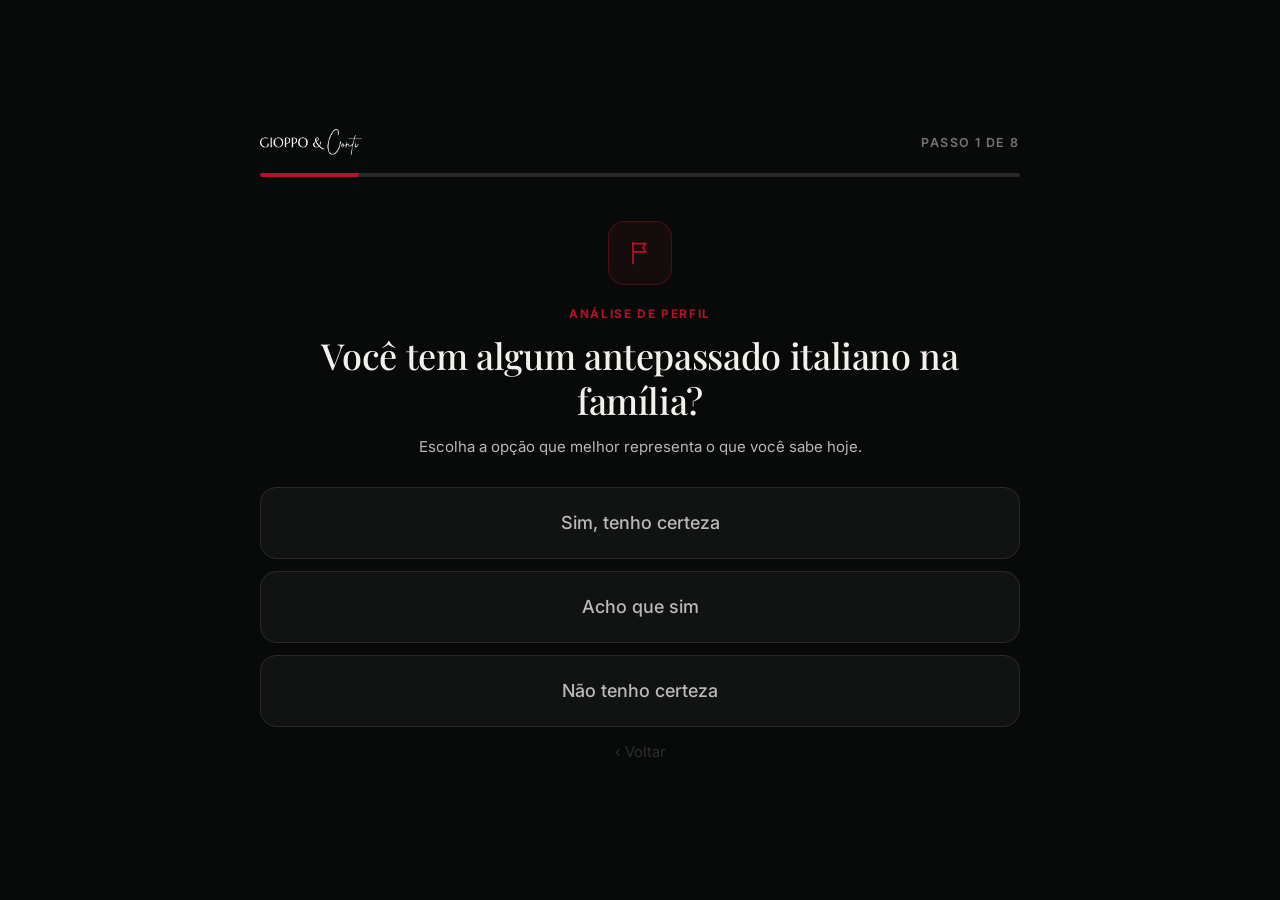
<file: index.html>
<!doctype html>
<html lang="pt-BR">
<head>
  <meta charset="utf-8">
  <meta name="viewport" content="width=device-width, initial-scale=1">
  <meta name="theme-color" content="#080909">
  <title>Quiz de Cidadania Italiana | Gioppo & Conti</title>
  <link rel="preconnect" href="https://fonts.googleapis.com">
  <link rel="preconnect" href="https://fonts.gstatic.com" crossorigin>
  <link href="https://fonts.googleapis.com/css2?family=Inter:wght@400;500;600;700&family=Playfair+Display:wght@500;600&display=swap" rel="stylesheet">
  <link rel="stylesheet" href="styles.css">
</head>
<body>
  <main class="page-shell">
    <section class="quiz-card" aria-live="polite">
      <header class="quiz-header">
        <img class="brand-logo" src="logo.png" alt="Gioppo & Conti">
        <span id="stepLabel" class="step-label">Passo 1 de 8</span>
      </header>
      <div class="progress-track" aria-hidden="true">
        <div id="progressFill" class="progress-fill"></div>
      </div>

      <section id="quizView" class="quiz-view">
        <div id="questionWrap" class="question-wrap is-visible">
          <div id="iconBox" class="icon-box"></div>
          <p class="eyebrow">Análise de perfil</p>
          <h1 id="questionTitle"></h1>
          <p id="questionHelp" class="question-help"></p>
          <div id="investHighlight" class="invest-highlight hidden">
            <p class="invest-lead">Para começar o processo, considere um investimento inicial estimado em <span class="invest-value">R$ 3.000</span></p>
          </div>
          <div id="options" class="options"></div>

          <div id="multiControls" class="multi-controls hidden">
            <p id="multiHint" class="multi-hint"></p>
            <button id="nextButton" class="next-button" type="button">Continuar</button>
          </div>

          <button id="backButton" class="back-button" type="button">‹ Voltar</button>
        </div>
      </section>

      <section id="feedbackView" class="feedback-view hidden">
        <h2 id="feedbackTitle"></h2>
        <p id="feedbackText"></p>
      </section>

      <section id="analysisView" class="analysis-view hidden">
        <img class="analysis-logo" src="logo.png" alt="Gioppo & Conti">
        <div class="spinner"></div>
        <h2>Estamos analisando seu diagnóstico...</h2>
        <div id="analysisChecklist" class="analysis-checklist">
          <div class="check-item"><span class="mark">✓</span><span>Analisando seu vínculo familiar</span></div>
          <div class="check-item"><span class="mark">✓</span><span>Avaliando o momento do processo</span></div>
          <div class="check-item"><span class="mark">✓</span><span>Identificando suas possibilidades</span></div>
          <div class="check-item"><span class="mark">✓</span><span>Preparando seu diagnóstico</span></div>
        </div>
        <div class="progress-track analysis-progress" aria-hidden="true">
          <div id="analysisProgressFill" class="progress-fill"></div>
        </div>
      </section>

      <section id="conclusionView" class="conclusion-view hidden">
        <img class="conclusion-logo" src="logo.png" alt="Gioppo & Conti">
        <div class="conclusion-badge">Diagnóstico concluído</div>
        <div id="conclusionIcon" class="icon-box conclusion-icon"></div>
        <h1 id="conclusionHeadline"></h1>
        <p id="conclusionSubheadline" class="conclusion-sub"></p>
        <button id="conclusionCtaButtonTop" class="next-button conclusion-cta-button conclusion-cta-button-top" type="button"></button>
        <p class="conclusion-hint">Ou continue lendo para ver o seu diagnóstico completo abaixo.</p>

        <div class="diagnosis-card">
          <p class="diagnosis-title">Seu diagnóstico</p>
          <ul id="diagnosisList" class="diagnosis-list"></ul>
          <p id="diagnosisResult" class="diagnosis-result"></p>
        </div>
        <p class="diagnosis-disclaimer">Este resultado é uma avaliação inicial baseada nas respostas do quiz e não representa uma confirmação jurídica do direito à cidadania.</p>

        <div class="tension-block">
          <h2 id="tensionTitle"></h2>
          <p id="tensionText"></p>
        </div>

        <div id="extraBlock" class="extra-block hidden">
          <h2 id="extraTitle"></h2>
          <p id="extraText"></p>
        </div>

        <div class="conclusion-cta-block">
          <h3 id="ctaTitle"></h3>
          <p id="ctaText"></p>
          <button id="conclusionCtaButton" class="next-button conclusion-cta-button" type="button"></button>
        </div>

        <p id="conclusionFinal" class="conclusion-final"></p>
        <p class="conclusion-footer">Gioppo &amp; Conti — Assessoria em Cidadania Italiana</p>
      </section>
    </section>
  </main>

  <script src="app.js"></script>
</body>
</html>
</file>
<file: styles.css>
:root{
  --color-bg:#080909;
  --color-surface:#111212;
  --color-surface-hover:#181818;

  --color-border:#292929;

  --color-primary:#B5122A;
  --color-primary-hover:#CF1732;
  --color-primary-dark:#68141E;

  --color-text:#F4F1ED;
  --color-text-secondary:#B9B9B9;
  --color-text-muted:#747474;

  --radius-sm:10px;
  --radius-md:16px;
  --radius-lg:20px;

  --container:760px;

  --transition-fast:180ms ease;
  --transition-default:250ms ease;
}

*{box-sizing:border-box}
html,body{margin:0;min-height:100%;background:var(--color-bg);color:var(--color-text);font-family:Inter,system-ui,-apple-system,BlinkMacSystemFont,"Segoe UI",sans-serif}
button{font:inherit}

.page-shell{min-height:100vh;padding:28px 18px;display:grid;place-items:center}
.quiz-card{width:min(var(--container),100%);background:transparent}

/* Header */
.quiz-header{display:flex;align-items:center;justify-content:space-between;gap:16px;margin-bottom:18px}
.brand-logo{height:26px;width:auto;display:block}
.step-label{color:var(--color-text-muted);font-size:.78rem;font-weight:600;letter-spacing:.12em;text-transform:uppercase;white-space:nowrap}

.progress-track{width:100%;height:4px;background:var(--color-border);border-radius:999px;overflow:hidden;margin-bottom:44px}
.progress-fill{width:12.5%;height:100%;background:var(--color-primary);border-radius:inherit;transition:width var(--transition-default)}

/* Question wrap + transitions */
.question-wrap{max-width:var(--container);margin:0 auto;text-align:center;transition:opacity var(--transition-default),transform var(--transition-default)}
.question-wrap.is-exit{opacity:0;transform:translateX(-15px)}
.question-wrap.is-exit-reverse{opacity:0;transform:translateX(15px)}
.question-wrap.is-enter{opacity:0;transform:translateX(15px)}
.question-wrap.is-enter-reverse{opacity:0;transform:translateX(-15px)}
.question-wrap.is-visible{opacity:1;transform:translateX(0)}

.icon-box{width:64px;height:64px;margin:0 auto 22px;display:grid;place-items:center;background:#150c0d;border:1px solid rgba(181,18,42,.35);border-radius:var(--radius-md);color:var(--color-primary)}
.icon-box svg{width:28px;height:28px;fill:none;stroke:currentColor;stroke-width:1.5;stroke-linecap:round;stroke-linejoin:round}

.eyebrow{margin:0 0 12px;text-transform:uppercase;letter-spacing:.14em;font-size:.74rem;font-weight:700;color:var(--color-primary)}
h1,h2{margin:0;line-height:1.25;font-family:"Playfair Display",Georgia,serif;font-weight:500;letter-spacing:-.01em;color:var(--color-text)}
h1{font-size:clamp(26px,4vw,36px);max-width:680px;margin:0 auto 12px}
h2{font-size:clamp(22px,3.4vw,28px)}
.question-help{color:var(--color-text-secondary);line-height:1.55;margin:0 auto 28px;max-width:560px;font-size:15px}

/* Investment highlight block */
.invest-highlight{margin:0 auto 24px;max-width:520px}
.invest-highlight .invest-lead{color:var(--color-text-secondary);font-size:15px;line-height:1.55;margin:0}
.invest-highlight .invest-value{color:var(--color-primary);font-weight:700;white-space:nowrap}

.options{display:grid;gap:12px;text-align:left}
.option{width:100%;min-height:72px;border:1.5px solid var(--color-border);background:var(--color-surface);border-radius:var(--radius-md);padding:16px 20px;color:var(--color-text-secondary);font-size:18px;font-weight:500;cursor:pointer;transition:transform var(--transition-fast),border-color var(--transition-fast),background var(--transition-fast);display:flex;align-items:center;justify-content:center;gap:10px;text-align:center}
.option:hover{transform:translateY(-2px);border-color:var(--color-primary-dark);background:var(--color-surface-hover)}
.option.selected{border-color:var(--color-primary);background:rgba(181,18,42,.10);color:var(--color-text)}
.option .check{display:none;color:var(--color-primary);font-weight:700}
.option.selected .check{display:inline}

.option.multi{position:relative;justify-content:flex-start;padding-right:52px}
.option.multi::after{content:"";position:absolute;right:20px;top:50%;width:18px;height:18px;transform:translateY(-50%);border:1.5px solid #4a4442;border-radius:5px;background:transparent}
.option.multi.selected::after{border-color:var(--color-primary);background:var(--color-primary);box-shadow:inset 0 0 0 3.5px var(--color-surface)}

.multi-controls{margin-top:22px;display:flex;align-items:center;justify-content:space-between;gap:18px}
.multi-hint{margin:0;color:var(--color-text-muted);font-size:.88rem}
.next-button{border:0;background:var(--color-primary);color:var(--color-text);font-weight:700;border-radius:var(--radius-sm);padding:13px 24px;cursor:pointer;transition:background var(--transition-fast)}
.next-button:hover{background:var(--color-primary-hover)}
.next-button:disabled{opacity:.4;cursor:not-allowed}

.back-button{border:0;background:transparent;color:var(--color-text-muted);padding:10px 4px;cursor:pointer;margin-top:6px;font-size:.92rem}
.back-button:hover{color:var(--color-text-secondary)}
.back-button:disabled{opacity:.35;cursor:default}

/* Microfeedback interstitial */
.feedback-view{max-width:520px;margin:0 auto;text-align:center;padding:40px 0}
.feedback-view h2{margin-bottom:14px}
.feedback-view p{color:var(--color-text-secondary);line-height:1.6;margin:0}

/* Analysis / final view */
.analysis-view{max-width:520px;margin:0 auto;text-align:center;padding:30px 0}
.analysis-logo{height:24px;margin:0 auto 30px;display:block}
.spinner{width:40px;height:40px;border:3px solid #241618;border-top-color:var(--color-primary);border-radius:50%;margin:0 auto 26px;animation:spin .8s linear infinite}
.analysis-checklist{max-width:420px;margin:26px auto 0;text-align:left;display:grid;gap:10px}
.analysis-checklist .check-item{display:flex;align-items:center;gap:10px;padding:12px 16px;background:var(--color-surface);border:1px solid var(--color-border);border-radius:var(--radius-sm);color:var(--color-text-muted);opacity:0;transform:translateY(6px);transition:opacity .35s ease,transform .35s ease,color .2s ease,border-color .2s ease}
.analysis-checklist .check-item.visible{opacity:1;transform:translateY(0);color:var(--color-text-secondary);border-color:rgba(181,18,42,.25)}
.analysis-checklist .check-item .mark{color:var(--color-primary);font-weight:700;visibility:hidden}
.analysis-checklist .check-item.visible .mark{visibility:visible}
.analysis-progress{margin-top:26px}

/* Conclusion view */
.conclusion-view{max-width:640px;margin:0 auto;text-align:center;padding:10px 0 6px}
.conclusion-logo{height:22px;margin:0 auto 22px;display:block}
.conclusion-badge{display:inline-flex;align-items:center;margin:0 auto 12px;padding:6px 14px;border:1px solid rgba(181,18,42,.35);border-radius:999px;background:#150c0d;color:var(--color-primary);font-size:.72rem;font-weight:700;letter-spacing:.12em;text-transform:uppercase}
.conclusion-hint{margin:0 auto 22px;color:var(--color-text-muted);font-size:13px;line-height:1.5}
.conclusion-icon{margin:0 auto 22px}
.conclusion-sub{color:var(--color-text-secondary);line-height:1.6;margin:0 auto 26px;max-width:560px;font-size:15px}
.conclusion-cta-button-top{max-width:400px;margin:0 auto 10px}

.diagnosis-card{background:var(--color-surface);border:1px solid var(--color-border);border-radius:var(--radius-md);padding:28px 32px;text-align:left;margin:0 auto 16px;max-width:560px}
.diagnosis-title{margin:0 0 14px;text-transform:uppercase;letter-spacing:.12em;font-size:.74rem;font-weight:700;color:var(--color-text-muted)}
.diagnosis-list{list-style:none;margin:0 0 16px;padding:0;display:grid;gap:10px}
.diagnosis-item{display:flex;align-items:flex-start;gap:10px;color:var(--color-text-secondary);font-size:15px;line-height:1.5}
.diagnosis-item .mark{color:var(--color-primary);font-weight:700;flex:none}
.diagnosis-result{margin:0;padding-top:14px;border-top:1px solid var(--color-border);color:var(--color-text);font-weight:600;font-size:15px;line-height:1.5}

.diagnosis-disclaimer{max-width:560px;margin:0 auto 32px;color:var(--color-text-muted);font-size:13px;line-height:1.5}

.tension-block{max-width:600px;margin:0 auto 28px}
.tension-block h2{margin-bottom:10px}
.tension-block p,.extra-block p{color:var(--color-text-secondary);line-height:1.6;margin:0}
.extra-block{max-width:600px;margin:0 auto 28px}
.extra-block h2{margin-bottom:10px}

.conclusion-cta-block{max-width:460px;margin:0 auto 6px}
.conclusion-cta-block h3{margin:0 0 8px;font-family:"Playfair Display",Georgia,serif;font-weight:500;font-size:20px;color:var(--color-text)}
.conclusion-cta-block p{color:var(--color-text-secondary);margin:0 0 22px;line-height:1.55}

.conclusion-cta-button{width:100%;min-height:56px;font-size:16px;margin-bottom:18px}

.conclusion-final{max-width:560px;margin:32px auto 4px;color:var(--color-text-secondary);font-style:italic;line-height:1.6;font-size:14.5px}
.conclusion-footer{margin-top:22px;color:var(--color-text-muted);font-size:12px}

.hidden{display:none!important}
@keyframes spin{to{transform:rotate(360deg)}}

@media (max-width:600px){
  .page-shell{padding:20px 16px}
  .quiz-header{margin-bottom:14px}
  .progress-track{margin-bottom:32px}
  .brand-logo{height:20px}
  h1{font-size:clamp(24px,7vw,28px)}
  .icon-box{width:56px;height:56px;margin-bottom:18px}
  .icon-box svg{width:24px;height:24px}
  .option{min-height:60px;padding:14px 16px;font-size:17px}
  .multi-controls{align-items:stretch;flex-direction:column}
  .next-button{width:100%}
  .diagnosis-card{padding:20px 22px}
  .conclusion-cta-block h3{font-size:19px}
}

@media (prefers-reduced-motion:reduce){
  *{transition:none!important;animation-duration:.01ms!important}
}
</file>
